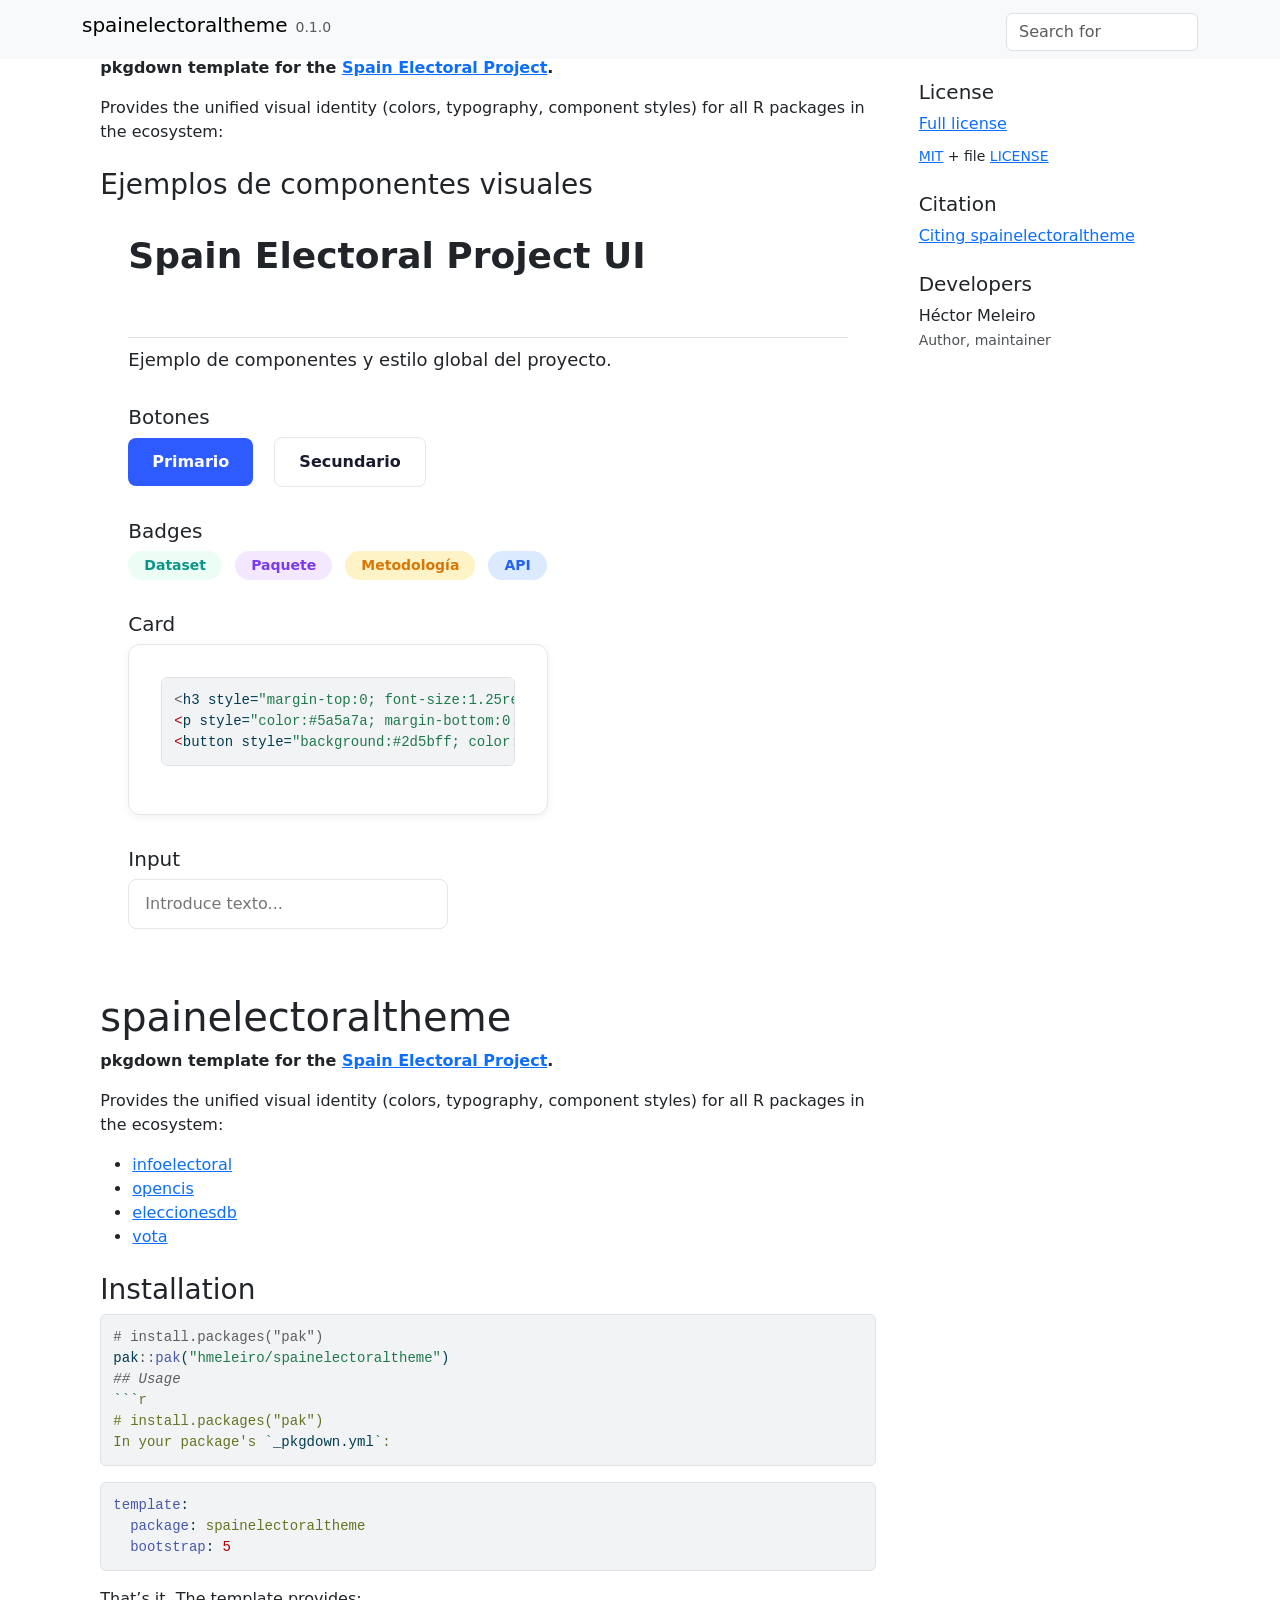
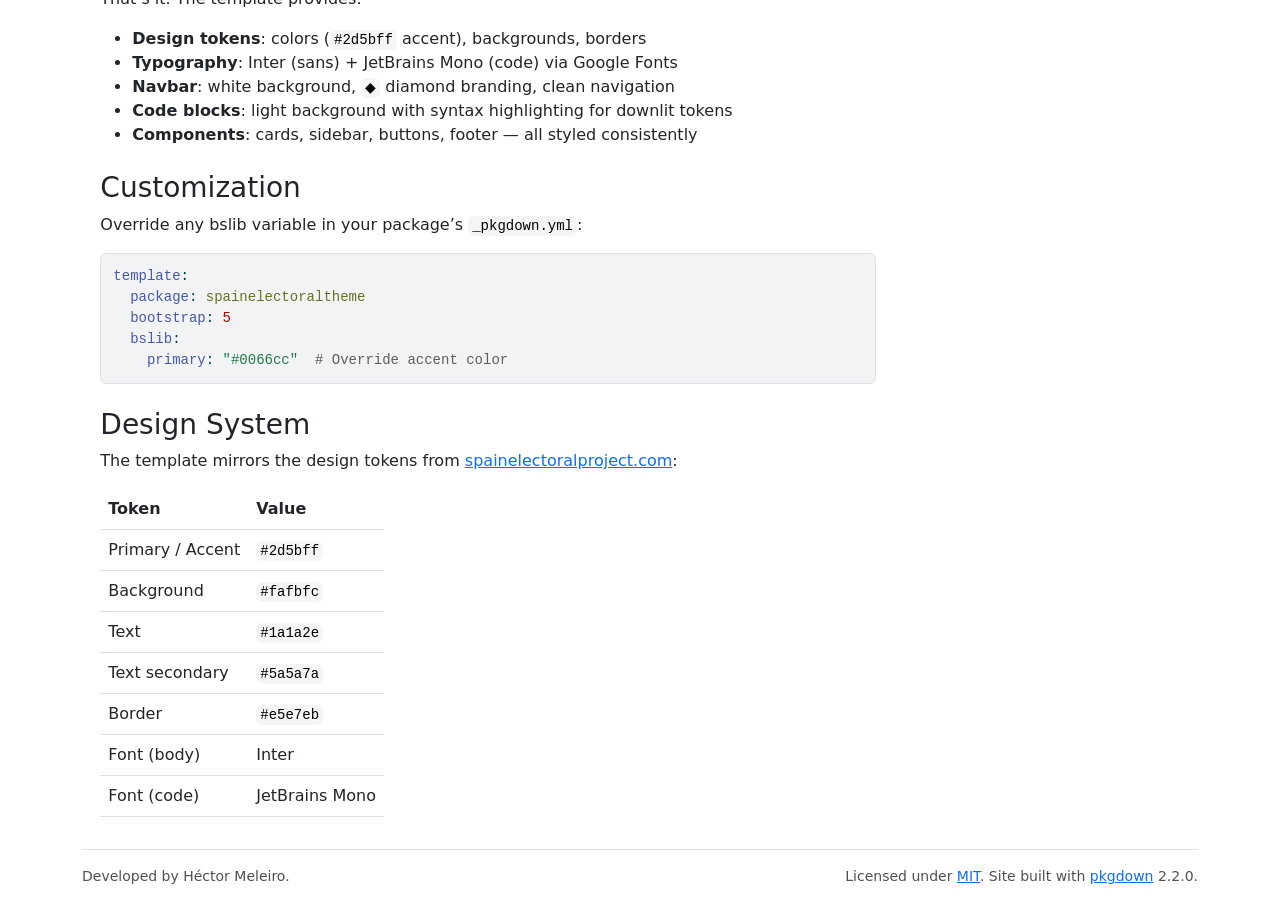
<file: docs/index.html>
<!DOCTYPE html>
<!-- Generated by pkgdown: do not edit by hand --><html lang="en">
<head>
<meta http-equiv="Content-Type" content="text/html; charset=UTF-8">
<meta charset="utf-8">
<meta http-equiv="X-UA-Compatible" content="IE=edge">
<meta name="viewport" content="width=device-width, initial-scale=1, shrink-to-fit=no">
<title>pkgdown Template for Spain Electoral Project • spainelectoraltheme</title>
<script src="deps/jquery-3.6.0/jquery-3.6.0.min.js"></script><meta name="viewport" content="width=device-width, initial-scale=1, shrink-to-fit=no">
<link href="deps/bootstrap-5.3.1/bootstrap.min.css" rel="stylesheet">
<script src="deps/bootstrap-5.3.1/bootstrap.bundle.min.js"></script><link href="deps/font-awesome-6.5.2/css/all.min.css" rel="stylesheet">
<link href="deps/font-awesome-6.5.2/css/v4-shims.min.css" rel="stylesheet">
<script src="deps/headroom-0.11.0/headroom.min.js"></script><script src="deps/headroom-0.11.0/jQuery.headroom.min.js"></script><script src="deps/bootstrap-toc-1.0.1/bootstrap-toc.min.js"></script><script src="deps/clipboard.js-2.0.11/clipboard.min.js"></script><script src="deps/search-1.0.0/autocomplete.jquery.min.js"></script><script src="deps/search-1.0.0/fuse.min.js"></script><script src="deps/search-1.0.0/mark.min.js"></script><!-- pkgdown --><script src="pkgdown.js"></script><meta property="og:title" content="pkgdown Template for Spain Electoral Project">
<meta name="description" content="A pkgdown template package that provides the unified visual identity for all R packages in the Spain Electoral Project ecosystem. Includes design tokens, typography (Inter + JetBrains Mono), and component styles matching spainelectoralproject.com.">
<meta property="og:description" content="A pkgdown template package that provides the unified visual identity for all R packages in the Spain Electoral Project ecosystem. Includes design tokens, typography (Inter + JetBrains Mono), and component styles matching spainelectoralproject.com.">
<link rel="preconnect" href="https://fonts.googleapis.com">
<link rel="preconnect" href="https://fonts.gstatic.com" crossorigin>
<link href="https://fonts.googleapis.com/css2?family=Inter:wght@400;500;600;700;800&amp;family=JetBrains+Mono:wght@400;500&amp;display=swap" rel="stylesheet">
</head>
<body>
    <a href="#main" class="visually-hidden-focusable">Skip to contents</a>


    <nav class="navbar navbar-expand-lg fixed-top bg-light" data-bs-theme="light" aria-label="Site navigation"><div class="container">

    <a class="navbar-brand me-2" href="index.html">spainelectoraltheme</a>

    <small class="nav-text text-muted me-auto" data-bs-toggle="tooltip" data-bs-placement="bottom" title="">0.1.0</small>


    <button class="navbar-toggler" type="button" data-bs-toggle="collapse" data-bs-target="#navbar" aria-controls="navbar" aria-expanded="false" aria-label="Toggle navigation">
      <span class="navbar-toggler-icon"></span>
    </button>

    <div id="navbar" class="collapse navbar-collapse ms-3">
      <ul class="navbar-nav me-auto"></ul>
<ul class="navbar-nav">
<li class="nav-item"><form class="form-inline" role="search">
 <input class="form-control" type="search" name="search-input" id="search-input" autocomplete="off" aria-label="Search site" placeholder="Search for" data-search-index="search.json">
</form></li>
      </ul>
</div>


  </div>
</nav><div class="container template-home">
<div class="row">
  <main id="main" class="col-md-9"><p><strong>pkgdown template for the <a href="https://spainelectoralproject.com/" class="external-link">Spain Electoral Project</a>.</strong></p>
<p>Provides the unified visual identity (colors, typography, component styles) for all R packages in the ecosystem:</p>
<div class="section level2">
<h2 id="ejemplos-de-componentes-visuales">Ejemplos de componentes visuales<a class="anchor" aria-label="anchor" href="#ejemplos-de-componentes-visuales"></a>
</h2>
<div style="max-width: 720px; margin: 2rem auto;">
<div class="page-header"><h1 style="font-size:2.25rem; font-weight:700; margin-bottom:0.5rem;">
Spain Electoral Project UI
</h1></div>
<p style="color:var(--color-text-secondary); font-size:1.125rem; margin-bottom:2rem;">
Ejemplo de componentes y estilo global del proyecto.
</p>
<!-- Botones -->
<h2 style="font-size:1.25rem; margin-top:2rem;">
Botones
</h2>
<p><button style="background:#2d5bff; color:#fff; border:none; border-radius:0.5rem; padding:0.75rem 1.5rem; font-size:1rem; font-family:var(--font-sans); font-weight:600; margin-right:1rem; box-shadow:var(--shadow-sm); transition:background 150ms;">Primario</button> <button style="background:#fff; color:#1a1a2e; border:1px solid #e5e7eb; border-radius:0.5rem; padding:0.75rem 1.5rem; font-size:1rem; font-family:var(--font-sans); font-weight:600;">Secundario</button></p>
<!-- Badges -->
<h2 style="font-size:1.25rem; margin-top:2rem;">
Badges
</h2>
<p><span style="display:inline-block; background:#ecfdf5; color:#0d9488; border-radius:9999px; padding:0.25rem 1rem; font-size:0.875rem; font-weight:600; margin-right:0.5rem;">Dataset</span> <span style="display:inline-block; background:#f3e8ff; color:#7c3aed; border-radius:9999px; padding:0.25rem 1rem; font-size:0.875rem; font-weight:600; margin-right:0.5rem;">Paquete</span> <span style="display:inline-block; background:#fef3c7; color:#d97706; border-radius:9999px; padding:0.25rem 1rem; font-size:0.875rem; font-weight:600; margin-right:0.5rem;">Metodología</span> <span style="display:inline-block; background:#dbeafe; color:#2563eb; border-radius:9999px; padding:0.25rem 1rem; font-size:0.875rem; font-weight:600;">API</span></p>
<!-- Card ejemplo -->
<h2 style="font-size:1.25rem; margin-top:2rem;">
Card
</h2>
<div style="background:#fff; border:1px solid #e5e7eb; border-radius:0.75rem; box-shadow:0 2px 8px rgba(0,0,0,0.06); padding:2rem; margin-bottom:2rem; max-width:420px;">
<div class="sourceCode" id="cb1"><pre class="sourceCode R"><code class="sourceCode r"><span id="cb1-1"><a href="#cb1-1" tabindex="-1"></a><span class="sc">&lt;</span>h3 style<span class="ot">=</span><span class="st">"margin-top:0; font-size:1.25rem;"</span><span class="sc">&gt;</span>Título de Card<span class="sc">&lt;</span><span class="er">/</span>h3<span class="sc">&gt;</span></span>
<span id="cb1-2"><a href="#cb1-2" tabindex="-1"></a><span class="er">&lt;</span>p style<span class="ot">=</span><span class="st">"color:#5a5a7a; margin-bottom:0.5rem;"</span><span class="sc">&gt;</span>Descripción breve de la card, siguiendo el estilo minimalista y profesional.<span class="sc">&lt;</span><span class="er">/</span>p<span class="sc">&gt;</span></span>
<span id="cb1-3"><a href="#cb1-3" tabindex="-1"></a><span class="er">&lt;</span>button style<span class="ot">=</span><span class="st">"background:#2d5bff; color:#fff; border:none; border-radius:0.5rem; padding:0.5rem 1.25rem; font-size:1rem; font-family:var(--font-sans); font-weight:600;"</span><span class="sc">&gt;</span>Acción<span class="sc">&lt;</span><span class="er">/</span>button<span class="sc">&gt;</span></span></code></pre></div>
</div>
<!-- Input ejemplo -->
<h2 style="font-size:1.25rem; margin-top:2rem;">
Input
</h2>
<p><input type="text" placeholder="Introduce texto..." style="width:100%; max-width:320px; padding:0.75rem 1rem; border:1px solid #e5e7eb; border-radius:0.5rem; font-size:1rem; font-family:var(--font-sans); background:#fff; color:#1a1a2e; margin-bottom:2rem;"></p>
</div>
</div>
<div class="section level1">
<h1 id="spainelectoraltheme">spainelectoraltheme<a class="anchor" aria-label="anchor" href="#spainelectoraltheme"></a>
</h1>
<p><strong>pkgdown template for the <a href="https://spainelectoralproject.com/" class="external-link">Spain Electoral Project</a>.</strong></p>
<p>Provides the unified visual identity (colors, typography, component styles) for all R packages in the ecosystem:</p>
<ul>
<li><a href="https://github.com/rOpenSpain/infoelectoral" class="external-link">infoelectoral</a></li>
<li><a href="https://github.com/hmeleiro/opencis" class="external-link">opencis</a></li>
<li><a href="https://github.com/hmeleiro/eleccionesdb-r" class="external-link">eleccionesdb</a></li>
<li><a href="https://github.com/hmeleiro/vota" class="external-link">vota</a></li>
</ul>
<div class="section level2">
<h2 id="installation">Installation<a class="anchor" aria-label="anchor" href="#installation"></a>
</h2>
<div class="sourceCode" id="cb2"><pre class="sourceCode r"><code class="sourceCode r"><span id="cb2-1"><a href="#cb2-1" tabindex="-1"></a><span class="co"># install.packages("pak")</span></span>
<span id="cb2-2"><a href="#cb2-2" tabindex="-1"></a>pak<span class="sc">::</span><span class="fu">pak</span>(<span class="st">"hmeleiro/spainelectoraltheme"</span>)</span>
<span id="cb2-3"><a href="#cb2-3" tabindex="-1"></a><span class="do">## Usage</span></span>
<span id="cb2-4"><a href="#cb2-4" tabindex="-1"></a><span class="st">```</span><span class="at">r</span></span>
<span id="cb2-5"><a href="#cb2-5" tabindex="-1"></a><span class="at"># install.packages("pak")</span></span>
<span id="cb2-6"><a href="#cb2-6" tabindex="-1"></a><span class="at">In your package's </span><span class="st">`</span>_pkgdown.yml<span class="st">`</span><span class="at">:</span></span></code></pre></div>
<div class="sourceCode" id="cb3"><pre class="sourceCode yaml"><code class="sourceCode yaml"><span id="cb3-1"><a href="#cb3-1" tabindex="-1"></a><span class="fu">template</span><span class="kw">:</span></span>
<span id="cb3-2"><a href="#cb3-2" tabindex="-1"></a><span class="at">  </span><span class="fu">package</span><span class="kw">:</span><span class="at"> spainelectoraltheme</span></span>
<span id="cb3-3"><a href="#cb3-3" tabindex="-1"></a><span class="at">  </span><span class="fu">bootstrap</span><span class="kw">:</span><span class="at"> </span><span class="dv">5</span></span></code></pre></div>
<p>That’s it. The template provides:</p>
<ul>
<li>
<strong>Design tokens</strong>: colors (<code>#2d5bff</code> accent), backgrounds, borders</li>
<li>
<strong>Typography</strong>: Inter (sans) + JetBrains Mono (code) via Google Fonts</li>
<li>
<strong>Navbar</strong>: white background, <code>◆</code> diamond branding, clean navigation</li>
<li>
<strong>Code blocks</strong>: light background with syntax highlighting for downlit tokens</li>
<li>
<strong>Components</strong>: cards, sidebar, buttons, footer — all styled consistently</li>
</ul>
</div>
<div class="section level2">
<h2 id="customization">Customization<a class="anchor" aria-label="anchor" href="#customization"></a>
</h2>
<p>Override any bslib variable in your package’s <code>_pkgdown.yml</code>:</p>
<div class="sourceCode" id="cb4"><pre class="sourceCode yaml"><code class="sourceCode yaml"><span id="cb4-1"><a href="#cb4-1" tabindex="-1"></a><span class="fu">template</span><span class="kw">:</span></span>
<span id="cb4-2"><a href="#cb4-2" tabindex="-1"></a><span class="at">  </span><span class="fu">package</span><span class="kw">:</span><span class="at"> spainelectoraltheme</span></span>
<span id="cb4-3"><a href="#cb4-3" tabindex="-1"></a><span class="at">  </span><span class="fu">bootstrap</span><span class="kw">:</span><span class="at"> </span><span class="dv">5</span></span>
<span id="cb4-4"><a href="#cb4-4" tabindex="-1"></a><span class="at">  </span><span class="fu">bslib</span><span class="kw">:</span></span>
<span id="cb4-5"><a href="#cb4-5" tabindex="-1"></a><span class="at">    </span><span class="fu">primary</span><span class="kw">:</span><span class="at"> </span><span class="st">"#0066cc"</span><span class="co">  # Override accent color</span></span></code></pre></div>
</div>
<div class="section level2">
<h2 id="design-system">Design System<a class="anchor" aria-label="anchor" href="#design-system"></a>
</h2>
<p>The template mirrors the design tokens from <a href="https://spainelectoralproject.com/" class="external-link">spainelectoralproject.com</a>:</p>
<table class="table">
<thead><tr>
<th>Token</th>
<th>Value</th>
</tr></thead>
<tbody>
<tr>
<td>Primary / Accent</td>
<td><code>#2d5bff</code></td>
</tr>
<tr>
<td>Background</td>
<td><code>#fafbfc</code></td>
</tr>
<tr>
<td>Text</td>
<td><code>#1a1a2e</code></td>
</tr>
<tr>
<td>Text secondary</td>
<td><code>#5a5a7a</code></td>
</tr>
<tr>
<td>Border</td>
<td><code>#e5e7eb</code></td>
</tr>
<tr>
<td>Font (body)</td>
<td>Inter</td>
</tr>
<tr>
<td>Font (code)</td>
<td>JetBrains Mono</td>
</tr>
</tbody>
</table>
</div>
</div>

  </main><aside class="col-md-3"><div class="license">
<h2 data-toc-skip>License</h2>
<ul class="list-unstyled">
<li><a href="LICENSE.html">Full license</a></li>
<li><small><a href="https://opensource.org/licenses/mit-license.php" class="external-link">MIT</a> + file <a href="LICENSE-text.html">LICENSE</a></small></li>
</ul>
</div>


<div class="citation">
<h2 data-toc-skip>Citation</h2>
<ul class="list-unstyled">
<li><a href="authors.html#citation">Citing spainelectoraltheme</a></li>
</ul>
</div>

<div class="developers">
<h2 data-toc-skip>Developers</h2>
<ul class="list-unstyled">
<li>Héctor Meleiro <br><small class="roles"> Author, maintainer </small>   </li>
</ul>
</div>



  </aside>
</div>


    <footer><div class="pkgdown-footer-left">
  <p>Developed by Héctor Meleiro.</p>
</div>

<div class="pkgdown-footer-right">
  <p>Licensed under <a href="https://opensource.org/licenses/MIT" target="_blank" rel="noopener" class="external-link">MIT</a>. Site built with <a href="https://pkgdown.r-lib.org/" class="external-link">pkgdown</a> 2.2.0.</p>
</div>

    </footer>
</div>





  </body>
</html>
</file>
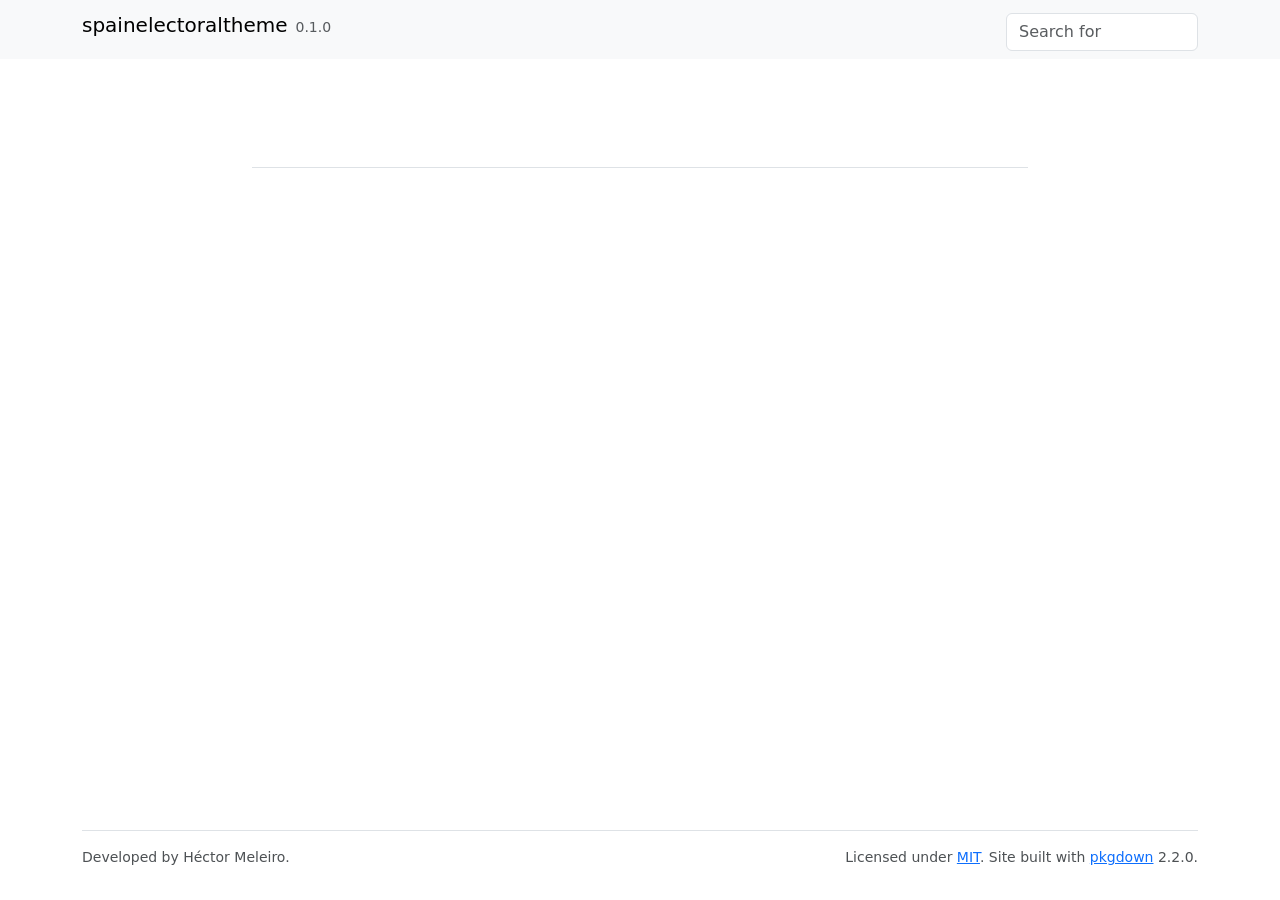
<file: docs/reference/index.html>
<!DOCTYPE html>
<!-- Generated by pkgdown: do not edit by hand --><html lang="en"><head><meta http-equiv="Content-Type" content="text/html; charset=UTF-8"><meta charset="utf-8"><meta http-equiv="X-UA-Compatible" content="IE=edge"><meta name="viewport" content="width=device-width, initial-scale=1, shrink-to-fit=no"><title> • spainelectoraltheme</title><script src="../deps/jquery-3.6.0/jquery-3.6.0.min.js"></script><meta name="viewport" content="width=device-width, initial-scale=1, shrink-to-fit=no"><link href="../deps/bootstrap-5.3.1/bootstrap.min.css" rel="stylesheet"><script src="../deps/bootstrap-5.3.1/bootstrap.bundle.min.js"></script><link href="../deps/font-awesome-6.5.2/css/all.min.css" rel="stylesheet"><link href="../deps/font-awesome-6.5.2/css/v4-shims.min.css" rel="stylesheet"><script src="../deps/headroom-0.11.0/headroom.min.js"></script><script src="../deps/headroom-0.11.0/jQuery.headroom.min.js"></script><script src="../deps/bootstrap-toc-1.0.1/bootstrap-toc.min.js"></script><script src="../deps/clipboard.js-2.0.11/clipboard.min.js"></script><script src="../deps/search-1.0.0/autocomplete.jquery.min.js"></script><script src="../deps/search-1.0.0/fuse.min.js"></script><script src="../deps/search-1.0.0/mark.min.js"></script><!-- pkgdown --><script src="../pkgdown.js"></script><meta property="og:title" content=""><link rel="preconnect" href="https://fonts.googleapis.com"><link rel="preconnect" href="https://fonts.gstatic.com" crossorigin><link href="https://fonts.googleapis.com/css2?family=Inter:wght@400;500;600;700;800&amp;family=JetBrains+Mono:wght@400;500&amp;display=swap" rel="stylesheet"></head><body>
    <a href="#main" class="visually-hidden-focusable">Skip to contents</a>


    <nav class="navbar navbar-expand-lg fixed-top bg-light" data-bs-theme="light" aria-label="Site navigation"><div class="container">

    <a class="navbar-brand me-2" href="../index.html">spainelectoraltheme</a>

    <small class="nav-text text-muted me-auto" data-bs-toggle="tooltip" data-bs-placement="bottom" title="">0.1.0</small>


    <button class="navbar-toggler" type="button" data-bs-toggle="collapse" data-bs-target="#navbar" aria-controls="navbar" aria-expanded="false" aria-label="Toggle navigation">
      <span class="navbar-toggler-icon"></span>
    </button>

    <div id="navbar" class="collapse navbar-collapse ms-3">
      <ul class="navbar-nav me-auto"></ul><ul class="navbar-nav"><li class="nav-item"><form class="form-inline" role="search">
 <input class="form-control" type="search" name="search-input" id="search-input" autocomplete="off" aria-label="Search site" placeholder="Search for" data-search-index="../search.json"></form></li>
      </ul></div>


  </div>
</nav><div class="container template-reference-index">
<div class="row">
  <main id="main" class="col-md-9"><div class="page-header">

      <h1></h1>
    </div>


  </main></div>


    <footer><div class="pkgdown-footer-left">
  <p>Developed by Héctor Meleiro.</p>
</div>

<div class="pkgdown-footer-right">
  <p>Licensed under <a href="https://opensource.org/licenses/MIT" target="_blank" rel="noopener" class="external-link">MIT</a>. Site built with <a href="https://pkgdown.r-lib.org/" class="external-link">pkgdown</a> 2.2.0.</p>
</div>

    </footer></div>





  </body></html>
</file>
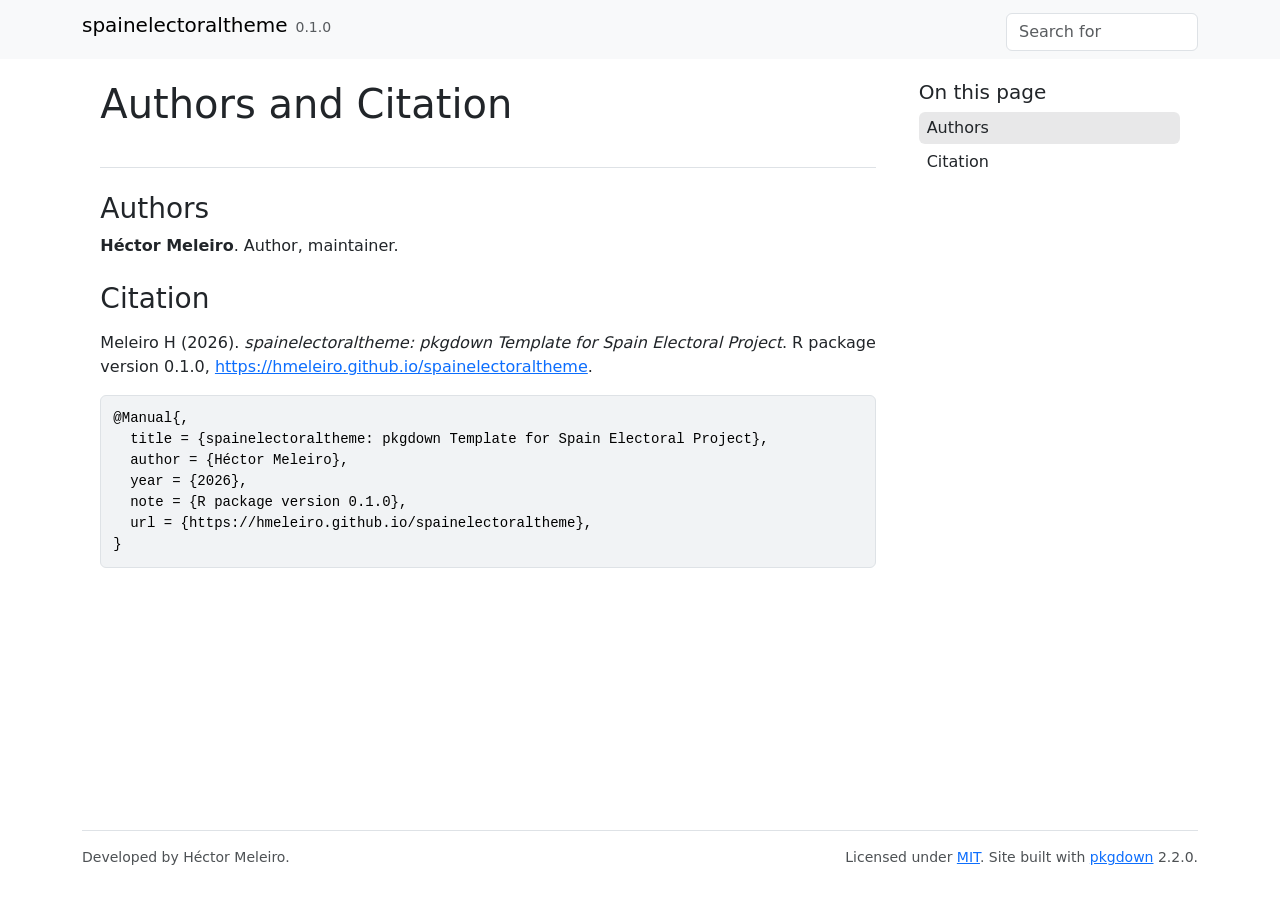
<file: docs/authors.html>
<!DOCTYPE html>
<!-- Generated by pkgdown: do not edit by hand --><html lang="en"><head><meta http-equiv="Content-Type" content="text/html; charset=UTF-8"><meta charset="utf-8"><meta http-equiv="X-UA-Compatible" content="IE=edge"><meta name="viewport" content="width=device-width, initial-scale=1, shrink-to-fit=no"><title>Authors and Citation • spainelectoraltheme</title><script src="deps/jquery-3.6.0/jquery-3.6.0.min.js"></script><meta name="viewport" content="width=device-width, initial-scale=1, shrink-to-fit=no"><link href="deps/bootstrap-5.3.1/bootstrap.min.css" rel="stylesheet"><script src="deps/bootstrap-5.3.1/bootstrap.bundle.min.js"></script><link href="deps/font-awesome-6.5.2/css/all.min.css" rel="stylesheet"><link href="deps/font-awesome-6.5.2/css/v4-shims.min.css" rel="stylesheet"><script src="deps/headroom-0.11.0/headroom.min.js"></script><script src="deps/headroom-0.11.0/jQuery.headroom.min.js"></script><script src="deps/bootstrap-toc-1.0.1/bootstrap-toc.min.js"></script><script src="deps/clipboard.js-2.0.11/clipboard.min.js"></script><script src="deps/search-1.0.0/autocomplete.jquery.min.js"></script><script src="deps/search-1.0.0/fuse.min.js"></script><script src="deps/search-1.0.0/mark.min.js"></script><!-- pkgdown --><script src="pkgdown.js"></script><meta property="og:title" content="Authors and Citation"><link rel="preconnect" href="https://fonts.googleapis.com"><link rel="preconnect" href="https://fonts.gstatic.com" crossorigin><link href="https://fonts.googleapis.com/css2?family=Inter:wght@400;500;600;700;800&amp;family=JetBrains+Mono:wght@400;500&amp;display=swap" rel="stylesheet"></head><body>
    <a href="#main" class="visually-hidden-focusable">Skip to contents</a>


    <nav class="navbar navbar-expand-lg fixed-top bg-light" data-bs-theme="light" aria-label="Site navigation"><div class="container">

    <a class="navbar-brand me-2" href="index.html">spainelectoraltheme</a>

    <small class="nav-text text-muted me-auto" data-bs-toggle="tooltip" data-bs-placement="bottom" title="">0.1.0</small>


    <button class="navbar-toggler" type="button" data-bs-toggle="collapse" data-bs-target="#navbar" aria-controls="navbar" aria-expanded="false" aria-label="Toggle navigation">
      <span class="navbar-toggler-icon"></span>
    </button>

    <div id="navbar" class="collapse navbar-collapse ms-3">
      <ul class="navbar-nav me-auto"></ul><ul class="navbar-nav"><li class="nav-item"><form class="form-inline" role="search">
 <input class="form-control" type="search" name="search-input" id="search-input" autocomplete="off" aria-label="Search site" placeholder="Search for" data-search-index="search.json"></form></li>
      </ul></div>


  </div>
</nav><div class="container template-citation-authors">
<div class="row">
  <main id="main" class="col-md-9"><div class="page-header">

      <h1>Authors and Citation</h1>
    </div>

    <div class="section level2">
      <h2>Authors</h2>

      <ul class="list-unstyled"><li>
          <p><strong>Héctor Meleiro</strong>. Author, maintainer.
          </p>
        </li>
      </ul></div>

    <div class="section level2">
      <h2 id="citation">Citation</h2>
      <p></p>

      <p>Meleiro H (2026).
<em>spainelectoraltheme: pkgdown Template for Spain Electoral Project</em>.
R package version 0.1.0, <a href="https://hmeleiro.github.io/spainelectoraltheme">https://hmeleiro.github.io/spainelectoraltheme</a>.
</p>
      <pre>@Manual{,
  title = {spainelectoraltheme: pkgdown Template for Spain Electoral Project},
  author = {Héctor Meleiro},
  year = {2026},
  note = {R package version 0.1.0},
  url = {https://hmeleiro.github.io/spainelectoraltheme},
}</pre>
    </div>

  </main><aside class="col-md-3"><nav id="toc" aria-label="Table of contents"><h2>On this page</h2>
    </nav></aside></div>


    <footer><div class="pkgdown-footer-left">
  <p>Developed by Héctor Meleiro.</p>
</div>

<div class="pkgdown-footer-right">
  <p>Licensed under <a href="https://opensource.org/licenses/MIT" target="_blank" rel="noopener" class="external-link">MIT</a>. Site built with <a href="https://pkgdown.r-lib.org/" class="external-link">pkgdown</a> 2.2.0.</p>
</div>

    </footer></div>





  </body></html>
</file>
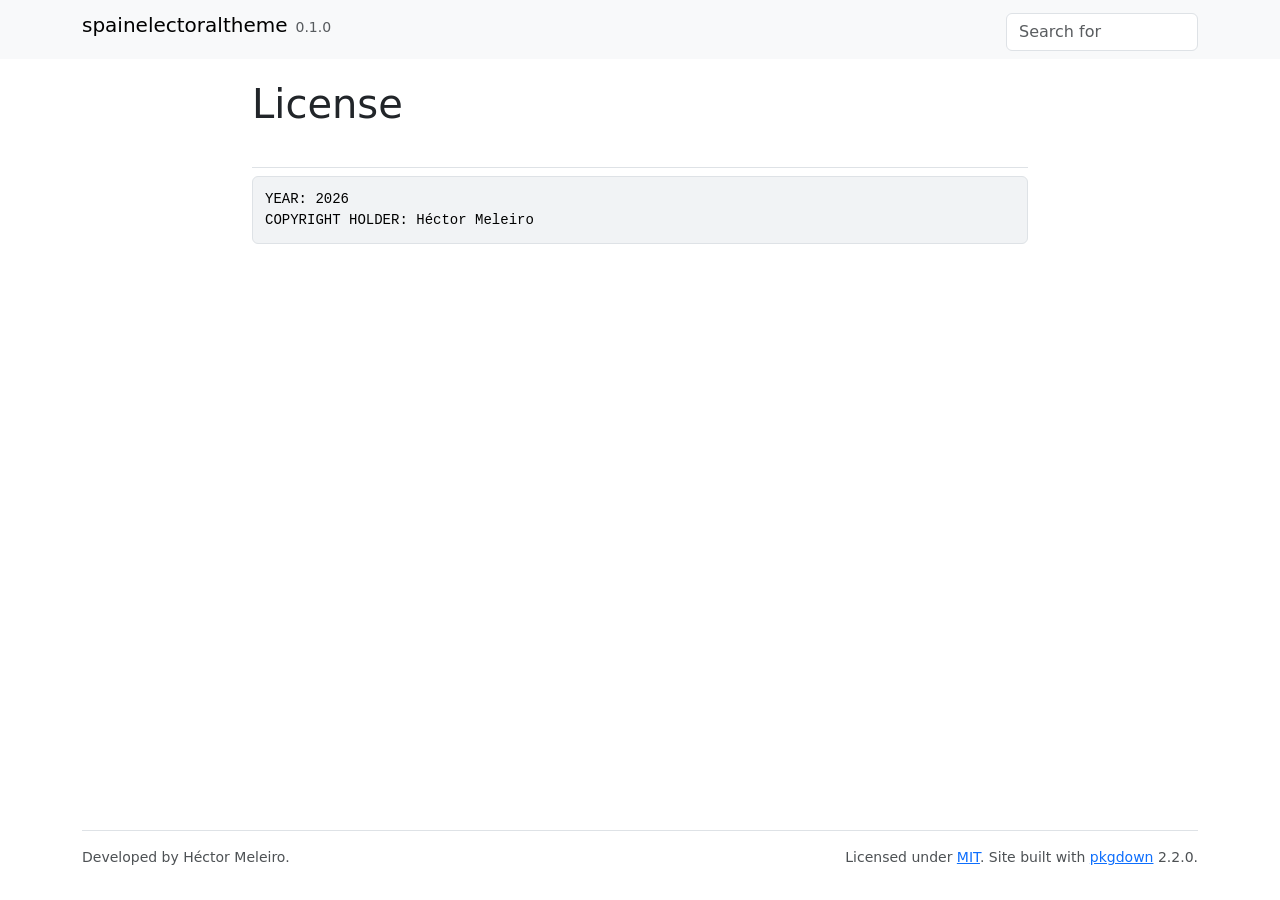
<file: docs/LICENSE-text.html>
<!DOCTYPE html>
<!-- Generated by pkgdown: do not edit by hand --><html lang="en"><head><meta http-equiv="Content-Type" content="text/html; charset=UTF-8"><meta charset="utf-8"><meta http-equiv="X-UA-Compatible" content="IE=edge"><meta name="viewport" content="width=device-width, initial-scale=1, shrink-to-fit=no"><title>License • spainelectoraltheme</title><script src="deps/jquery-3.6.0/jquery-3.6.0.min.js"></script><meta name="viewport" content="width=device-width, initial-scale=1, shrink-to-fit=no"><link href="deps/bootstrap-5.3.1/bootstrap.min.css" rel="stylesheet"><script src="deps/bootstrap-5.3.1/bootstrap.bundle.min.js"></script><link href="deps/font-awesome-6.5.2/css/all.min.css" rel="stylesheet"><link href="deps/font-awesome-6.5.2/css/v4-shims.min.css" rel="stylesheet"><script src="deps/headroom-0.11.0/headroom.min.js"></script><script src="deps/headroom-0.11.0/jQuery.headroom.min.js"></script><script src="deps/bootstrap-toc-1.0.1/bootstrap-toc.min.js"></script><script src="deps/clipboard.js-2.0.11/clipboard.min.js"></script><script src="deps/search-1.0.0/autocomplete.jquery.min.js"></script><script src="deps/search-1.0.0/fuse.min.js"></script><script src="deps/search-1.0.0/mark.min.js"></script><!-- pkgdown --><script src="pkgdown.js"></script><meta property="og:title" content="License"><link rel="preconnect" href="https://fonts.googleapis.com"><link rel="preconnect" href="https://fonts.gstatic.com" crossorigin><link href="https://fonts.googleapis.com/css2?family=Inter:wght@400;500;600;700;800&amp;family=JetBrains+Mono:wght@400;500&amp;display=swap" rel="stylesheet"></head><body>
    <a href="#main" class="visually-hidden-focusable">Skip to contents</a>


    <nav class="navbar navbar-expand-lg fixed-top bg-light" data-bs-theme="light" aria-label="Site navigation"><div class="container">

    <a class="navbar-brand me-2" href="index.html">spainelectoraltheme</a>

    <small class="nav-text text-muted me-auto" data-bs-toggle="tooltip" data-bs-placement="bottom" title="">0.1.0</small>


    <button class="navbar-toggler" type="button" data-bs-toggle="collapse" data-bs-target="#navbar" aria-controls="navbar" aria-expanded="false" aria-label="Toggle navigation">
      <span class="navbar-toggler-icon"></span>
    </button>

    <div id="navbar" class="collapse navbar-collapse ms-3">
      <ul class="navbar-nav me-auto"></ul><ul class="navbar-nav"><li class="nav-item"><form class="form-inline" role="search">
 <input class="form-control" type="search" name="search-input" id="search-input" autocomplete="off" aria-label="Search site" placeholder="Search for" data-search-index="search.json"></form></li>
      </ul></div>


  </div>
</nav><div class="container template-title-body">
<div class="row">
  <main id="main" class="col-md-9"><div class="page-header">

      <h1>License</h1>

    </div>

<pre>YEAR: 2026
COPYRIGHT HOLDER: Héctor Meleiro
</pre>

  </main></div>


    <footer><div class="pkgdown-footer-left">
  <p>Developed by Héctor Meleiro.</p>
</div>

<div class="pkgdown-footer-right">
  <p>Licensed under <a href="https://opensource.org/licenses/MIT" target="_blank" rel="noopener" class="external-link">MIT</a>. Site built with <a href="https://pkgdown.r-lib.org/" class="external-link">pkgdown</a> 2.2.0.</p>
</div>

    </footer></div>





  </body></html>
</file>
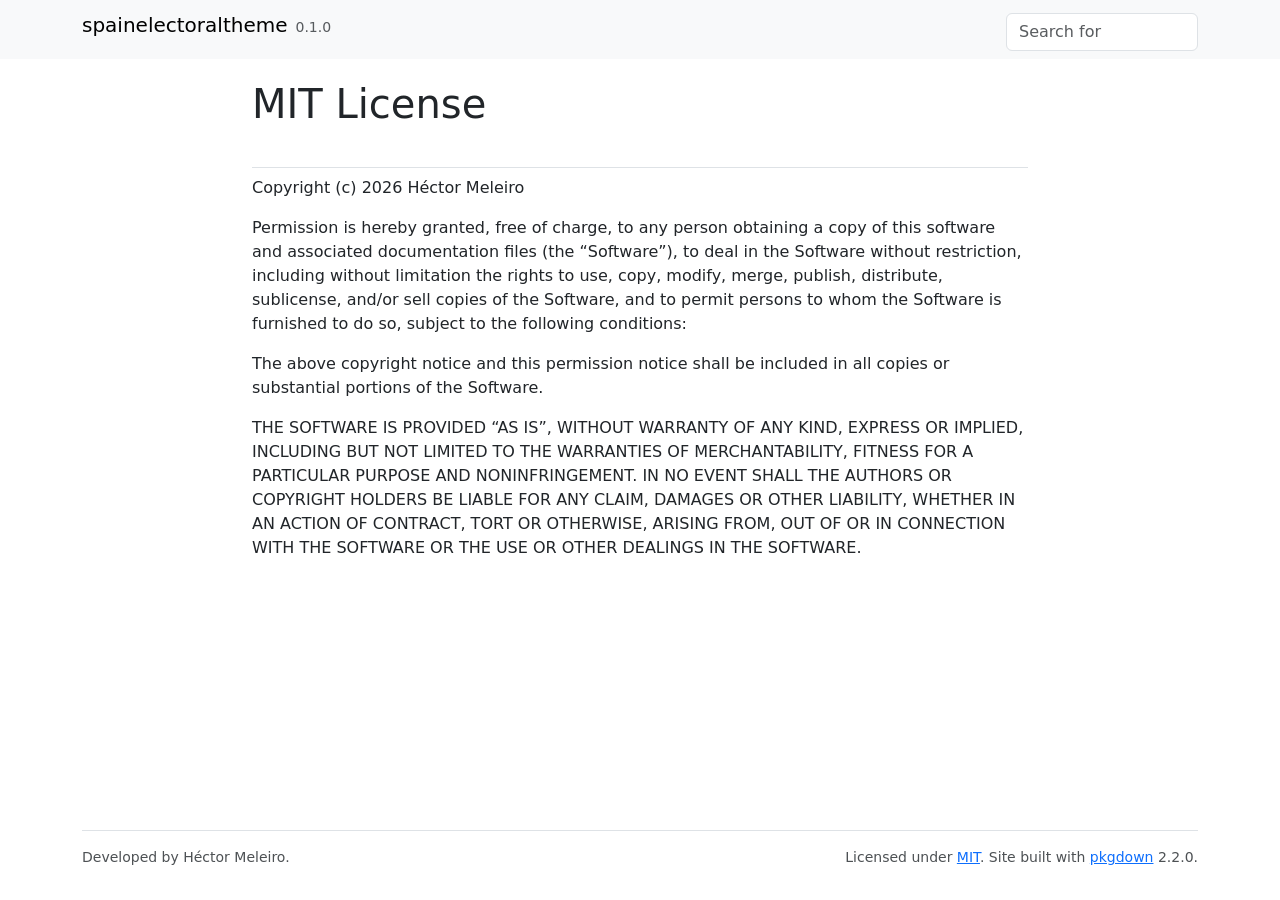
<file: docs/LICENSE.html>
<!DOCTYPE html>
<!-- Generated by pkgdown: do not edit by hand --><html lang="en"><head><meta http-equiv="Content-Type" content="text/html; charset=UTF-8"><meta charset="utf-8"><meta http-equiv="X-UA-Compatible" content="IE=edge"><meta name="viewport" content="width=device-width, initial-scale=1, shrink-to-fit=no"><title>MIT License • spainelectoraltheme</title><script src="deps/jquery-3.6.0/jquery-3.6.0.min.js"></script><meta name="viewport" content="width=device-width, initial-scale=1, shrink-to-fit=no"><link href="deps/bootstrap-5.3.1/bootstrap.min.css" rel="stylesheet"><script src="deps/bootstrap-5.3.1/bootstrap.bundle.min.js"></script><link href="deps/font-awesome-6.5.2/css/all.min.css" rel="stylesheet"><link href="deps/font-awesome-6.5.2/css/v4-shims.min.css" rel="stylesheet"><script src="deps/headroom-0.11.0/headroom.min.js"></script><script src="deps/headroom-0.11.0/jQuery.headroom.min.js"></script><script src="deps/bootstrap-toc-1.0.1/bootstrap-toc.min.js"></script><script src="deps/clipboard.js-2.0.11/clipboard.min.js"></script><script src="deps/search-1.0.0/autocomplete.jquery.min.js"></script><script src="deps/search-1.0.0/fuse.min.js"></script><script src="deps/search-1.0.0/mark.min.js"></script><!-- pkgdown --><script src="pkgdown.js"></script><meta property="og:title" content="MIT License"><link rel="preconnect" href="https://fonts.googleapis.com"><link rel="preconnect" href="https://fonts.gstatic.com" crossorigin><link href="https://fonts.googleapis.com/css2?family=Inter:wght@400;500;600;700;800&amp;family=JetBrains+Mono:wght@400;500&amp;display=swap" rel="stylesheet"></head><body>
    <a href="#main" class="visually-hidden-focusable">Skip to contents</a>


    <nav class="navbar navbar-expand-lg fixed-top bg-light" data-bs-theme="light" aria-label="Site navigation"><div class="container">

    <a class="navbar-brand me-2" href="index.html">spainelectoraltheme</a>

    <small class="nav-text text-muted me-auto" data-bs-toggle="tooltip" data-bs-placement="bottom" title="">0.1.0</small>


    <button class="navbar-toggler" type="button" data-bs-toggle="collapse" data-bs-target="#navbar" aria-controls="navbar" aria-expanded="false" aria-label="Toggle navigation">
      <span class="navbar-toggler-icon"></span>
    </button>

    <div id="navbar" class="collapse navbar-collapse ms-3">
      <ul class="navbar-nav me-auto"></ul><ul class="navbar-nav"><li class="nav-item"><form class="form-inline" role="search">
 <input class="form-control" type="search" name="search-input" id="search-input" autocomplete="off" aria-label="Search site" placeholder="Search for" data-search-index="search.json"></form></li>
      </ul></div>


  </div>
</nav><div class="container template-title-body">
<div class="row">
  <main id="main" class="col-md-9"><div class="page-header">

      <h1>MIT License</h1>

    </div>

<div id="mit-license" class="section level1">

<p>Copyright (c) 2026 Héctor Meleiro</p>
<p>Permission is hereby granted, free of charge, to any person obtaining a copy of this software and associated documentation files (the “Software”), to deal in the Software without restriction, including without limitation the rights to use, copy, modify, merge, publish, distribute, sublicense, and/or sell copies of the Software, and to permit persons to whom the Software is furnished to do so, subject to the following conditions:</p>
<p>The above copyright notice and this permission notice shall be included in all copies or substantial portions of the Software.</p>
<p>THE SOFTWARE IS PROVIDED “AS IS”, WITHOUT WARRANTY OF ANY KIND, EXPRESS OR IMPLIED, INCLUDING BUT NOT LIMITED TO THE WARRANTIES OF MERCHANTABILITY, FITNESS FOR A PARTICULAR PURPOSE AND NONINFRINGEMENT. IN NO EVENT SHALL THE AUTHORS OR COPYRIGHT HOLDERS BE LIABLE FOR ANY CLAIM, DAMAGES OR OTHER LIABILITY, WHETHER IN AN ACTION OF CONTRACT, TORT OR OTHERWISE, ARISING FROM, OUT OF OR IN CONNECTION WITH THE SOFTWARE OR THE USE OR OTHER DEALINGS IN THE SOFTWARE.</p>
</div>

  </main></div>


    <footer><div class="pkgdown-footer-left">
  <p>Developed by Héctor Meleiro.</p>
</div>

<div class="pkgdown-footer-right">
  <p>Licensed under <a href="https://opensource.org/licenses/MIT" target="_blank" rel="noopener" class="external-link">MIT</a>. Site built with <a href="https://pkgdown.r-lib.org/" class="external-link">pkgdown</a> 2.2.0.</p>
</div>

    </footer></div>





  </body></html>
</file>
<file: docs/deps/font-awesome-6.5.2/css/v4-shims.min.css>
/*!
 * Font Awesome Free 6.5.2 by @fontawesome - https://fontawesome.com
 * License - https://fontawesome.com/license/free (Icons: CC BY 4.0, Fonts: SIL OFL 1.1, Code: MIT License)
 * Copyright 2024 Fonticons, Inc.
 */
.fa.fa-glass:before{content:"\f000"}.fa.fa-envelope-o{font-family:"Font Awesome 6 Free";font-weight:400}.fa.fa-envelope-o:before{content:"\f0e0"}.fa.fa-star-o{font-family:"Font Awesome 6 Free";font-weight:400}.fa.fa-star-o:before{content:"\f005"}.fa.fa-close:before,.fa.fa-remove:before{content:"\f00d"}.fa.fa-gear:before{content:"\f013"}.fa.fa-trash-o{font-family:"Font Awesome 6 Free";font-weight:400}.fa.fa-trash-o:before{content:"\f2ed"}.fa.fa-home:before{content:"\f015"}.fa.fa-file-o{font-family:"Font Awesome 6 Free";font-weight:400}.fa.fa-file-o:before{content:"\f15b"}.fa.fa-clock-o{font-family:"Font Awesome 6 Free";font-weight:400}.fa.fa-clock-o:before{content:"\f017"}.fa.fa-arrow-circle-o-down{font-family:"Font Awesome 6 Free";font-weight:400}.fa.fa-arrow-circle-o-down:before{content:"\f358"}.fa.fa-arrow-circle-o-up{font-family:"Font Awesome 6 Free";font-weight:400}.fa.fa-arrow-circle-o-up:before{content:"\f35b"}.fa.fa-play-circle-o{font-family:"Font Awesome 6 Free";font-weight:400}.fa.fa-play-circle-o:before{content:"\f144"}.fa.fa-repeat:before,.fa.fa-rotate-right:before{content:"\f01e"}.fa.fa-refresh:before{content:"\f021"}.fa.fa-list-alt{font-family:"Font Awesome 6 Free";font-weight:400}.fa.fa-list-alt:before{content:"\f022"}.fa.fa-dedent:before{content:"\f03b"}.fa.fa-video-camera:before{content:"\f03d"}.fa.fa-picture-o{font-family:"Font Awesome 6 Free";font-weight:400}.fa.fa-picture-o:before{content:"\f03e"}.fa.fa-photo{font-family:"Font Awesome 6 Free";font-weight:400}.fa.fa-photo:before{content:"\f03e"}.fa.fa-image{font-family:"Font Awesome 6 Free";font-weight:400}.fa.fa-image:before{content:"\f03e"}.fa.fa-map-marker:before{content:"\f3c5"}.fa.fa-pencil-square-o{font-family:"Font Awesome 6 Free";font-weight:400}.fa.fa-pencil-square-o:before{content:"\f044"}.fa.fa-edit{font-family:"Font Awesome 6 Free";font-weight:400}.fa.fa-edit:before{content:"\f044"}.fa.fa-share-square-o:before{content:"\f14d"}.fa.fa-check-square-o{font-family:"Font Awesome 6 Free";font-weight:400}.fa.fa-check-square-o:before{content:"\f14a"}.fa.fa-arrows:before{content:"\f0b2"}.fa.fa-times-circle-o{font-family:"Font Awesome 6 Free";font-weight:400}.fa.fa-times-circle-o:before{content:"\f057"}.fa.fa-check-circle-o{font-family:"Font Awesome 6 Free";font-weight:400}.fa.fa-check-circle-o:before{content:"\f058"}.fa.fa-mail-forward:before{content:"\f064"}.fa.fa-expand:before{content:"\f424"}.fa.fa-compress:before{content:"\f422"}.fa.fa-eye,.fa.fa-eye-slash{font-family:"Font Awesome 6 Free";font-weight:400}.fa.fa-warning:before{content:"\f071"}.fa.fa-calendar:before{content:"\f073"}.fa.fa-arrows-v:before{content:"\f338"}.fa.fa-arrows-h:before{content:"\f337"}.fa.fa-bar-chart-o:before,.fa.fa-bar-chart:before{content:"\e0e3"}.fa.fa-twitter-square{font-family:"Font Awesome 6 Brands";font-weight:400}.fa.fa-twitter-square:before{content:"\f081"}.fa.fa-facebook-square{font-family:"Font Awesome 6 Brands";font-weight:400}.fa.fa-facebook-square:before{content:"\f082"}.fa.fa-gears:before{content:"\f085"}.fa.fa-thumbs-o-up{font-family:"Font Awesome 6 Free";font-weight:400}.fa.fa-thumbs-o-up:before{content:"\f164"}.fa.fa-thumbs-o-down{font-family:"Font Awesome 6 Free";font-weight:400}.fa.fa-thumbs-o-down:before{content:"\f165"}.fa.fa-heart-o{font-family:"Font Awesome 6 Free";font-weight:400}.fa.fa-heart-o:before{content:"\f004"}.fa.fa-sign-out:before{content:"\f2f5"}.fa.fa-linkedin-square{font-family:"Font Awesome 6 Brands";font-weight:400}.fa.fa-linkedin-square:before{content:"\f08c"}.fa.fa-thumb-tack:before{content:"\f08d"}.fa.fa-external-link:before{content:"\f35d"}.fa.fa-sign-in:before{content:"\f2f6"}.fa.fa-github-square{font-family:"Font Awesome 6 Brands";font-weight:400}.fa.fa-github-square:before{content:"\f092"}.fa.fa-lemon-o{font-family:"Font Awesome 6 Free";font-weight:400}.fa.fa-lemon-o:before{content:"\f094"}.fa.fa-square-o{font-family:"Font Awesome 6 Free";font-weight:400}.fa.fa-square-o:before{content:"\f0c8"}.fa.fa-bookmark-o{font-family:"Font Awesome 6 Free";font-weight:400}.fa.fa-bookmark-o:before{content:"\f02e"}.fa.fa-facebook,.fa.fa-twitter{font-family:"Font Awesome 6 Brands";font-weight:400}.fa.fa-facebook:before{content:"\f39e"}.fa.fa-facebook-f{font-family:"Font Awesome 6 Brands";font-weight:400}.fa.fa-facebook-f:before{content:"\f39e"}.fa.fa-github{font-family:"Font Awesome 6 Brands";font-weight:400}.fa.fa-credit-card{font-family:"Font Awesome 6 Free";font-weight:400}.fa.fa-feed:before{content:"\f09e"}.fa.fa-hdd-o{font-family:"Font Awesome 6 Free";font-weight:400}.fa.fa-hdd-o:before{content:"\f0a0"}.fa.fa-hand-o-right{font-family:"Font Awesome 6 Free";font-weight:400}.fa.fa-hand-o-right:before{content:"\f0a4"}.fa.fa-hand-o-left{font-family:"Font Awesome 6 Free";font-weight:400}.fa.fa-hand-o-left:before{content:"\f0a5"}.fa.fa-hand-o-up{font-family:"Font Awesome 6 Free";font-weight:400}.fa.fa-hand-o-up:before{content:"\f0a6"}.fa.fa-hand-o-down{font-family:"Font Awesome 6 Free";font-weight:400}.fa.fa-hand-o-down:before{content:"\f0a7"}.fa.fa-globe:before{content:"\f57d"}.fa.fa-tasks:before{content:"\f828"}.fa.fa-arrows-alt:before{content:"\f31e"}.fa.fa-group:before{content:"\f0c0"}.fa.fa-chain:before{content:"\f0c1"}.fa.fa-cut:before{content:"\f0c4"}.fa.fa-files-o{font-family:"Font Awesome 6 Free";font-weight:400}.fa.fa-files-o:before{content:"\f0c5"}.fa.fa-floppy-o{font-family:"Font Awesome 6 Free";font-weight:400}.fa.fa-floppy-o:before{content:"\f0c7"}.fa.fa-save{font-family:"Font Awesome 6 Free";font-weight:400}.fa.fa-save:before{content:"\f0c7"}.fa.fa-navicon:before,.fa.fa-reorder:before{content:"\f0c9"}.fa.fa-magic:before{content:"\e2ca"}.fa.fa-pinterest,.fa.fa-pinterest-square{font-family:"Font Awesome 6 Brands";font-weight:400}.fa.fa-pinterest-square:before{content:"\f0d3"}.fa.fa-google-plus-square{font-family:"Font Awesome 6 Brands";font-weight:400}.fa.fa-google-plus-square:before{content:"\f0d4"}.fa.fa-google-plus{font-family:"Font Awesome 6 Brands";font-weight:400}.fa.fa-google-plus:before{content:"\f0d5"}.fa.fa-money:before{content:"\f3d1"}.fa.fa-unsorted:before{content:"\f0dc"}.fa.fa-sort-desc:before{content:"\f0dd"}.fa.fa-sort-asc:before{content:"\f0de"}.fa.fa-linkedin{font-family:"Font Awesome 6 Brands";font-weight:400}.fa.fa-linkedin:before{content:"\f0e1"}.fa.fa-rotate-left:before{content:"\f0e2"}.fa.fa-legal:before{content:"\f0e3"}.fa.fa-dashboard:before,.fa.fa-tachometer:before{content:"\f625"}.fa.fa-comment-o{font-family:"Font Awesome 6 Free";font-weight:400}.fa.fa-comment-o:before{content:"\f075"}.fa.fa-comments-o{font-family:"Font Awesome 6 Free";font-weight:400}.fa.fa-comments-o:before{content:"\f086"}.fa.fa-flash:before{content:"\f0e7"}.fa.fa-clipboard:before{content:"\f0ea"}.fa.fa-lightbulb-o{font-family:"Font Awesome 6 Free";font-weight:400}.fa.fa-lightbulb-o:before{content:"\f0eb"}.fa.fa-exchange:before{content:"\f362"}.fa.fa-cloud-download:before{content:"\f0ed"}.fa.fa-cloud-upload:before{content:"\f0ee"}.fa.fa-bell-o{font-family:"Font Awesome 6 Free";font-weight:400}.fa.fa-bell-o:before{content:"\f0f3"}.fa.fa-cutlery:before{content:"\f2e7"}.fa.fa-file-text-o{font-family:"Font Awesome 6 Free";font-weight:400}.fa.fa-file-text-o:before{content:"\f15c"}.fa.fa-building-o{font-family:"Font Awesome 6 Free";font-weight:400}.fa.fa-building-o:before{content:"\f1ad"}.fa.fa-hospital-o{font-family:"Font Awesome 6 Free";font-weight:400}.fa.fa-hospital-o:before{content:"\f0f8"}.fa.fa-tablet:before{content:"\f3fa"}.fa.fa-mobile-phone:before,.fa.fa-mobile:before{content:"\f3cd"}.fa.fa-circle-o{font-family:"Font Awesome 6 Free";font-weight:400}.fa.fa-circle-o:before{content:"\f111"}.fa.fa-mail-reply:before{content:"\f3e5"}.fa.fa-github-alt{font-family:"Font Awesome 6 Brands";font-weight:400}.fa.fa-folder-o{font-family:"Font Awesome 6 Free";font-weight:400}.fa.fa-folder-o:before{content:"\f07b"}.fa.fa-folder-open-o{font-family:"Font Awesome 6 Free";font-weight:400}.fa.fa-folder-open-o:before{content:"\f07c"}.fa.fa-smile-o{font-family:"Font Awesome 6 Free";font-weight:400}.fa.fa-smile-o:before{content:"\f118"}.fa.fa-frown-o{font-family:"Font Awesome 6 Free";font-weight:400}.fa.fa-frown-o:before{content:"\f119"}.fa.fa-meh-o{font-family:"Font Awesome 6 Free";font-weight:400}.fa.fa-meh-o:before{content:"\f11a"}.fa.fa-keyboard-o{font-family:"Font Awesome 6 Free";font-weight:400}.fa.fa-keyboard-o:before{content:"\f11c"}.fa.fa-flag-o{font-family:"Font Awesome 6 Free";font-weight:400}.fa.fa-flag-o:before{content:"\f024"}.fa.fa-mail-reply-all:before{content:"\f122"}.fa.fa-star-half-o{font-family:"Font Awesome 6 Free";font-weight:400}.fa.fa-star-half-o:before{content:"\f5c0"}.fa.fa-star-half-empty{font-family:"Font Awesome 6 Free";font-weight:400}.fa.fa-star-half-empty:before{content:"\f5c0"}.fa.fa-star-half-full{font-family:"Font Awesome 6 Free";font-weight:400}.fa.fa-star-half-full:before{content:"\f5c0"}.fa.fa-code-fork:before{content:"\f126"}.fa.fa-chain-broken:before,.fa.fa-unlink:before{content:"\f127"}.fa.fa-calendar-o{font-family:"Font Awesome 6 Free";font-weight:400}.fa.fa-calendar-o:before{content:"\f133"}.fa.fa-css3,.fa.fa-html5,.fa.fa-maxcdn{font-family:"Font Awesome 6 Brands";font-weight:400}.fa.fa-unlock-alt:before{content:"\f09c"}.fa.fa-minus-square-o{font-family:"Font Awesome 6 Free";font-weight:400}.fa.fa-minus-square-o:before{content:"\f146"}.fa.fa-level-up:before{content:"\f3bf"}.fa.fa-level-down:before{content:"\f3be"}.fa.fa-pencil-square:before{content:"\f14b"}.fa.fa-external-link-square:before{content:"\f360"}.fa.fa-compass{font-family:"Font Awesome 6 Free";font-weight:400}.fa.fa-caret-square-o-down{font-family:"Font Awesome 6 Free";font-weight:400}.fa.fa-caret-square-o-down:before{content:"\f150"}.fa.fa-toggle-down{font-family:"Font Awesome 6 Free";font-weight:400}.fa.fa-toggle-down:before{content:"\f150"}.fa.fa-caret-square-o-up{font-family:"Font Awesome 6 Free";font-weight:400}.fa.fa-caret-square-o-up:before{content:"\f151"}.fa.fa-toggle-up{font-family:"Font Awesome 6 Free";font-weight:400}.fa.fa-toggle-up:before{content:"\f151"}.fa.fa-caret-square-o-right{font-family:"Font Awesome 6 Free";font-weight:400}.fa.fa-caret-square-o-right:before{content:"\f152"}.fa.fa-toggle-right{font-family:"Font Awesome 6 Free";font-weight:400}.fa.fa-toggle-right:before{content:"\f152"}.fa.fa-eur:before,.fa.fa-euro:before{content:"\f153"}.fa.fa-gbp:before{content:"\f154"}.fa.fa-dollar:before,.fa.fa-usd:before{content:"\24"}.fa.fa-inr:before,.fa.fa-rupee:before{content:"\e1bc"}.fa.fa-cny:before,.fa.fa-jpy:before,.fa.fa-rmb:before,.fa.fa-yen:before{content:"\f157"}.fa.fa-rouble:before,.fa.fa-rub:before,.fa.fa-ruble:before{content:"\f158"}.fa.fa-krw:before,.fa.fa-won:before{content:"\f159"}.fa.fa-bitcoin,.fa.fa-btc{font-family:"Font Awesome 6 Brands";font-weight:400}.fa.fa-bitcoin:before{content:"\f15a"}.fa.fa-file-text:before{content:"\f15c"}.fa.fa-sort-alpha-asc:before{content:"\f15d"}.fa.fa-sort-alpha-desc:before{content:"\f881"}.fa.fa-sort-amount-asc:before{content:"\f884"}.fa.fa-sort-amount-desc:before{content:"\f160"}.fa.fa-sort-numeric-asc:before{content:"\f162"}.fa.fa-sort-numeric-desc:before{content:"\f886"}.fa.fa-youtube-square{font-family:"Font Awesome 6 Brands";font-weight:400}.fa.fa-youtube-square:before{content:"\f431"}.fa.fa-xing,.fa.fa-xing-square,.fa.fa-youtube{font-family:"Font Awesome 6 Brands";font-weight:400}.fa.fa-xing-square:before{content:"\f169"}.fa.fa-youtube-play{font-family:"Font Awesome 6 Brands";font-weight:400}.fa.fa-youtube-play:before{content:"\f167"}.fa.fa-adn,.fa.fa-bitbucket,.fa.fa-bitbucket-square,.fa.fa-dropbox,.fa.fa-flickr,.fa.fa-instagram,.fa.fa-stack-overflow{font-family:"Font Awesome 6 Brands";font-weight:400}.fa.fa-bitbucket-square:before{content:"\f171"}.fa.fa-tumblr,.fa.fa-tumblr-square{font-family:"Font Awesome 6 Brands";font-weight:400}.fa.fa-tumblr-square:before{content:"\f174"}.fa.fa-long-arrow-down:before{content:"\f309"}.fa.fa-long-arrow-up:before{content:"\f30c"}.fa.fa-long-arrow-left:before{content:"\f30a"}.fa.fa-long-arrow-right:before{content:"\f30b"}.fa.fa-android,.fa.fa-apple,.fa.fa-dribbble,.fa.fa-foursquare,.fa.fa-gittip,.fa.fa-gratipay,.fa.fa-linux,.fa.fa-skype,.fa.fa-trello,.fa.fa-windows{font-family:"Font Awesome 6 Brands";font-weight:400}.fa.fa-gittip:before{content:"\f184"}.fa.fa-sun-o{font-family:"Font Awesome 6 Free";font-weight:400}.fa.fa-sun-o:before{content:"\f185"}.fa.fa-moon-o{font-family:"Font Awesome 6 Free";font-weight:400}.fa.fa-moon-o:before{content:"\f186"}.fa.fa-pagelines,.fa.fa-renren,.fa.fa-stack-exchange,.fa.fa-vk,.fa.fa-weibo{font-family:"Font Awesome 6 Brands";font-weight:400}.fa.fa-arrow-circle-o-right{font-family:"Font Awesome 6 Free";font-weight:400}.fa.fa-arrow-circle-o-right:before{content:"\f35a"}.fa.fa-arrow-circle-o-left{font-family:"Font Awesome 6 Free";font-weight:400}.fa.fa-arrow-circle-o-left:before{content:"\f359"}.fa.fa-caret-square-o-left{font-family:"Font Awesome 6 Free";font-weight:400}.fa.fa-caret-square-o-left:before{content:"\f191"}.fa.fa-toggle-left{font-family:"Font Awesome 6 Free";font-weight:400}.fa.fa-toggle-left:before{content:"\f191"}.fa.fa-dot-circle-o{font-family:"Font Awesome 6 Free";font-weight:400}.fa.fa-dot-circle-o:before{content:"\f192"}.fa.fa-vimeo-square{font-family:"Font Awesome 6 Brands";font-weight:400}.fa.fa-vimeo-square:before{content:"\f194"}.fa.fa-try:before,.fa.fa-turkish-lira:before{content:"\e2bb"}.fa.fa-plus-square-o{font-family:"Font Awesome 6 Free";font-weight:400}.fa.fa-plus-square-o:before{content:"\f0fe"}.fa.fa-openid,.fa.fa-slack,.fa.fa-wordpress{font-family:"Font Awesome 6 Brands";font-weight:400}.fa.fa-bank:before,.fa.fa-institution:before{content:"\f19c"}.fa.fa-mortar-board:before{content:"\f19d"}.fa.fa-google,.fa.fa-reddit,.fa.fa-reddit-square,.fa.fa-yahoo{font-family:"Font Awesome 6 Brands";font-weight:400}.fa.fa-reddit-square:before{content:"\f1a2"}.fa.fa-behance,.fa.fa-behance-square,.fa.fa-delicious,.fa.fa-digg,.fa.fa-drupal,.fa.fa-joomla,.fa.fa-pied-piper-alt,.fa.fa-pied-piper-pp,.fa.fa-stumbleupon,.fa.fa-stumbleupon-circle{font-family:"Font Awesome 6 Brands";font-weight:400}.fa.fa-behance-square:before{content:"\f1b5"}.fa.fa-steam,.fa.fa-steam-square{font-family:"Font Awesome 6 Brands";font-weight:400}.fa.fa-steam-square:before{content:"\f1b7"}.fa.fa-automobile:before{content:"\f1b9"}.fa.fa-cab:before{content:"\f1ba"}.fa.fa-deviantart,.fa.fa-soundcloud,.fa.fa-spotify{font-family:"Font Awesome 6 Brands";font-weight:400}.fa.fa-file-pdf-o{font-family:"Font Awesome 6 Free";font-weight:400}.fa.fa-file-pdf-o:before{content:"\f1c1"}.fa.fa-file-word-o{font-family:"Font Awesome 6 Free";font-weight:400}.fa.fa-file-word-o:before{content:"\f1c2"}.fa.fa-file-excel-o{font-family:"Font Awesome 6 Free";font-weight:400}.fa.fa-file-excel-o:before{content:"\f1c3"}.fa.fa-file-powerpoint-o{font-family:"Font Awesome 6 Free";font-weight:400}.fa.fa-file-powerpoint-o:before{content:"\f1c4"}.fa.fa-file-image-o{font-family:"Font Awesome 6 Free";font-weight:400}.fa.fa-file-image-o:before{content:"\f1c5"}.fa.fa-file-photo-o{font-family:"Font Awesome 6 Free";font-weight:400}.fa.fa-file-photo-o:before{content:"\f1c5"}.fa.fa-file-picture-o{font-family:"Font Awesome 6 Free";font-weight:400}.fa.fa-file-picture-o:before{content:"\f1c5"}.fa.fa-file-archive-o{font-family:"Font Awesome 6 Free";font-weight:400}.fa.fa-file-archive-o:before{content:"\f1c6"}.fa.fa-file-zip-o{font-family:"Font Awesome 6 Free";font-weight:400}.fa.fa-file-zip-o:before{content:"\f1c6"}.fa.fa-file-audio-o{font-family:"Font Awesome 6 Free";font-weight:400}.fa.fa-file-audio-o:before{content:"\f1c7"}.fa.fa-file-sound-o{font-family:"Font Awesome 6 Free";font-weight:400}.fa.fa-file-sound-o:before{content:"\f1c7"}.fa.fa-file-video-o{font-family:"Font Awesome 6 Free";font-weight:400}.fa.fa-file-video-o:before{content:"\f1c8"}.fa.fa-file-movie-o{font-family:"Font Awesome 6 Free";font-weight:400}.fa.fa-file-movie-o:before{content:"\f1c8"}.fa.fa-file-code-o{font-family:"Font Awesome 6 Free";font-weight:400}.fa.fa-file-code-o:before{content:"\f1c9"}.fa.fa-codepen,.fa.fa-jsfiddle,.fa.fa-vine{font-family:"Font Awesome 6 Brands";font-weight:400}.fa.fa-life-bouy:before,.fa.fa-life-buoy:before,.fa.fa-life-saver:before,.fa.fa-support:before{content:"\f1cd"}.fa.fa-circle-o-notch:before{content:"\f1ce"}.fa.fa-ra,.fa.fa-rebel{font-family:"Font Awesome 6 Brands";font-weight:400}.fa.fa-ra:before{content:"\f1d0"}.fa.fa-resistance{font-family:"Font Awesome 6 Brands";font-weight:400}.fa.fa-resistance:before{content:"\f1d0"}.fa.fa-empire,.fa.fa-ge{font-family:"Font Awesome 6 Brands";font-weight:400}.fa.fa-ge:before{content:"\f1d1"}.fa.fa-git-square{font-family:"Font Awesome 6 Brands";font-weight:400}.fa.fa-git-square:before{content:"\f1d2"}.fa.fa-git,.fa.fa-hacker-news,.fa.fa-y-combinator-square{font-family:"Font Awesome 6 Brands";font-weight:400}.fa.fa-y-combinator-square:before{content:"\f1d4"}.fa.fa-yc-square{font-family:"Font Awesome 6 Brands";font-weight:400}.fa.fa-yc-square:before{content:"\f1d4"}.fa.fa-qq,.fa.fa-tencent-weibo,.fa.fa-wechat,.fa.fa-weixin{font-family:"Font Awesome 6 Brands";font-weight:400}.fa.fa-wechat:before{content:"\f1d7"}.fa.fa-send:before{content:"\f1d8"}.fa.fa-paper-plane-o{font-family:"Font Awesome 6 Free";font-weight:400}.fa.fa-paper-plane-o:before{content:"\f1d8"}.fa.fa-send-o{font-family:"Font Awesome 6 Free";font-weight:400}.fa.fa-send-o:before{content:"\f1d8"}.fa.fa-circle-thin{font-family:"Font Awesome 6 Free";font-weight:400}.fa.fa-circle-thin:before{content:"\f111"}.fa.fa-header:before{content:"\f1dc"}.fa.fa-futbol-o{font-family:"Font Awesome 6 Free";font-weight:400}.fa.fa-futbol-o:before{content:"\f1e3"}.fa.fa-soccer-ball-o{font-family:"Font Awesome 6 Free";font-weight:400}.fa.fa-soccer-ball-o:before{content:"\f1e3"}.fa.fa-slideshare,.fa.fa-twitch,.fa.fa-yelp{font-family:"Font Awesome 6 Brands";font-weight:400}.fa.fa-newspaper-o{font-family:"Font Awesome 6 Free";font-weight:400}.fa.fa-newspaper-o:before{content:"\f1ea"}.fa.fa-cc-amex,.fa.fa-cc-discover,.fa.fa-cc-mastercard,.fa.fa-cc-paypal,.fa.fa-cc-stripe,.fa.fa-cc-visa,.fa.fa-google-wallet,.fa.fa-paypal{font-family:"Font Awesome 6 Brands";font-weight:400}.fa.fa-bell-slash-o{font-family:"Font Awesome 6 Free";font-weight:400}.fa.fa-bell-slash-o:before{content:"\f1f6"}.fa.fa-trash:before{content:"\f2ed"}.fa.fa-copyright{font-family:"Font Awesome 6 Free";font-weight:400}.fa.fa-eyedropper:before{content:"\f1fb"}.fa.fa-area-chart:before{content:"\f1fe"}.fa.fa-pie-chart:before{content:"\f200"}.fa.fa-line-chart:before{content:"\f201"}.fa.fa-lastfm,.fa.fa-lastfm-square{font-family:"Font Awesome 6 Brands";font-weight:400}.fa.fa-lastfm-square:before{content:"\f203"}.fa.fa-angellist,.fa.fa-ioxhost{font-family:"Font Awesome 6 Brands";font-weight:400}.fa.fa-cc{font-family:"Font Awesome 6 Free";font-weight:400}.fa.fa-cc:before{content:"\f20a"}.fa.fa-ils:before,.fa.fa-shekel:before,.fa.fa-sheqel:before{content:"\f20b"}.fa.fa-buysellads,.fa.fa-connectdevelop,.fa.fa-dashcube,.fa.fa-forumbee,.fa.fa-leanpub,.fa.fa-sellsy,.fa.fa-shirtsinbulk,.fa.fa-simplybuilt,.fa.fa-skyatlas{font-family:"Font Awesome 6 Brands";font-weight:400}.fa.fa-diamond{font-family:"Font Awesome 6 Free";font-weight:400}.fa.fa-diamond:before{content:"\f3a5"}.fa.fa-intersex:before,.fa.fa-transgender:before{content:"\f224"}.fa.fa-transgender-alt:before{content:"\f225"}.fa.fa-facebook-official{font-family:"Font Awesome 6 Brands";font-weight:400}.fa.fa-facebook-official:before{content:"\f09a"}.fa.fa-pinterest-p,.fa.fa-whatsapp{font-family:"Font Awesome 6 Brands";font-weight:400}.fa.fa-hotel:before{content:"\f236"}.fa.fa-medium,.fa.fa-viacoin,.fa.fa-y-combinator,.fa.fa-yc{font-family:"Font Awesome 6 Brands";font-weight:400}.fa.fa-yc:before{content:"\f23b"}.fa.fa-expeditedssl,.fa.fa-opencart,.fa.fa-optin-monster{font-family:"Font Awesome 6 Brands";font-weight:400}.fa.fa-battery-4:before,.fa.fa-battery:before{content:"\f240"}.fa.fa-battery-3:before{content:"\f241"}.fa.fa-battery-2:before{content:"\f242"}.fa.fa-battery-1:before{content:"\f243"}.fa.fa-battery-0:before{content:"\f244"}.fa.fa-object-group,.fa.fa-object-ungroup,.fa.fa-sticky-note-o{font-family:"Font Awesome 6 Free";font-weight:400}.fa.fa-sticky-note-o:before{content:"\f249"}.fa.fa-cc-diners-club,.fa.fa-cc-jcb{font-family:"Font Awesome 6 Brands";font-weight:400}.fa.fa-clone{font-family:"Font Awesome 6 Free";font-weight:400}.fa.fa-hourglass-o:before{content:"\f254"}.fa.fa-hourglass-1:before{content:"\f251"}.fa.fa-hourglass-2:before{content:"\f252"}.fa.fa-hourglass-3:before{content:"\f253"}.fa.fa-hand-rock-o{font-family:"Font Awesome 6 Free";font-weight:400}.fa.fa-hand-rock-o:before{content:"\f255"}.fa.fa-hand-grab-o{font-family:"Font Awesome 6 Free";font-weight:400}.fa.fa-hand-grab-o:before{content:"\f255"}.fa.fa-hand-paper-o{font-family:"Font Awesome 6 Free";font-weight:400}.fa.fa-hand-paper-o:before{content:"\f256"}.fa.fa-hand-stop-o{font-family:"Font Awesome 6 Free";font-weight:400}.fa.fa-hand-stop-o:before{content:"\f256"}.fa.fa-hand-scissors-o{font-family:"Font Awesome 6 Free";font-weight:400}.fa.fa-hand-scissors-o:before{content:"\f257"}.fa.fa-hand-lizard-o{font-family:"Font Awesome 6 Free";font-weight:400}.fa.fa-hand-lizard-o:before{content:"\f258"}.fa.fa-hand-spock-o{font-family:"Font Awesome 6 Free";font-weight:400}.fa.fa-hand-spock-o:before{content:"\f259"}.fa.fa-hand-pointer-o{font-family:"Font Awesome 6 Free";font-weight:400}.fa.fa-hand-pointer-o:before{content:"\f25a"}.fa.fa-hand-peace-o{font-family:"Font Awesome 6 Free";font-weight:400}.fa.fa-hand-peace-o:before{content:"\f25b"}.fa.fa-registered{font-family:"Font Awesome 6 Free";font-weight:400}.fa.fa-creative-commons,.fa.fa-gg,.fa.fa-gg-circle,.fa.fa-odnoklassniki,.fa.fa-odnoklassniki-square{font-family:"Font Awesome 6 Brands";font-weight:400}.fa.fa-odnoklassniki-square:before{content:"\f264"}.fa.fa-chrome,.fa.fa-firefox,.fa.fa-get-pocket,.fa.fa-internet-explorer,.fa.fa-opera,.fa.fa-safari,.fa.fa-wikipedia-w{font-family:"Font Awesome 6 Brands";font-weight:400}.fa.fa-television:before{content:"\f26c"}.fa.fa-500px,.fa.fa-amazon,.fa.fa-contao{font-family:"Font Awesome 6 Brands";font-weight:400}.fa.fa-calendar-plus-o{font-family:"Font Awesome 6 Free";font-weight:400}.fa.fa-calendar-plus-o:before{content:"\f271"}.fa.fa-calendar-minus-o{font-family:"Font Awesome 6 Free";font-weight:400}.fa.fa-calendar-minus-o:before{content:"\f272"}.fa.fa-calendar-times-o{font-family:"Font Awesome 6 Free";font-weight:400}.fa.fa-calendar-times-o:before{content:"\f273"}.fa.fa-calendar-check-o{font-family:"Font Awesome 6 Free";font-weight:400}.fa.fa-calendar-check-o:before{content:"\f274"}.fa.fa-map-o{font-family:"Font Awesome 6 Free";font-weight:400}.fa.fa-map-o:before{content:"\f279"}.fa.fa-commenting:before{content:"\f4ad"}.fa.fa-commenting-o{font-family:"Font Awesome 6 Free";font-weight:400}.fa.fa-commenting-o:before{content:"\f4ad"}.fa.fa-houzz,.fa.fa-vimeo{font-family:"Font Awesome 6 Brands";font-weight:400}.fa.fa-vimeo:before{content:"\f27d"}.fa.fa-black-tie,.fa.fa-edge,.fa.fa-fonticons,.fa.fa-reddit-alien{font-family:"Font Awesome 6 Brands";font-weight:400}.fa.fa-credit-card-alt:before{content:"\f09d"}.fa.fa-codiepie,.fa.fa-fort-awesome,.fa.fa-mixcloud,.fa.fa-modx,.fa.fa-product-hunt,.fa.fa-scribd,.fa.fa-usb{font-family:"Font Awesome 6 Brands";font-weight:400}.fa.fa-pause-circle-o{font-family:"Font Awesome 6 Free";font-weight:400}.fa.fa-pause-circle-o:before{content:"\f28b"}.fa.fa-stop-circle-o{font-family:"Font Awesome 6 Free";font-weight:400}.fa.fa-stop-circle-o:before{content:"\f28d"}.fa.fa-bluetooth,.fa.fa-bluetooth-b,.fa.fa-envira,.fa.fa-gitlab,.fa.fa-wheelchair-alt,.fa.fa-wpbeginner,.fa.fa-wpforms{font-family:"Font Awesome 6 Brands";font-weight:400}.fa.fa-wheelchair-alt:before{content:"\f368"}.fa.fa-question-circle-o{font-family:"Font Awesome 6 Free";font-weight:400}.fa.fa-question-circle-o:before{content:"\f059"}.fa.fa-volume-control-phone:before{content:"\f2a0"}.fa.fa-asl-interpreting:before{content:"\f2a3"}.fa.fa-deafness:before,.fa.fa-hard-of-hearing:before{content:"\f2a4"}.fa.fa-glide,.fa.fa-glide-g{font-family:"Font Awesome 6 Brands";font-weight:400}.fa.fa-signing:before{content:"\f2a7"}.fa.fa-viadeo,.fa.fa-viadeo-square{font-family:"Font Awesome 6 Brands";font-weight:400}.fa.fa-viadeo-square:before{content:"\f2aa"}.fa.fa-snapchat,.fa.fa-snapchat-ghost{font-family:"Font Awesome 6 Brands";font-weight:400}.fa.fa-snapchat-ghost:before{content:"\f2ab"}.fa.fa-snapchat-square{font-family:"Font Awesome 6 Brands";font-weight:400}.fa.fa-snapchat-square:before{content:"\f2ad"}.fa.fa-first-order,.fa.fa-google-plus-official,.fa.fa-pied-piper,.fa.fa-themeisle,.fa.fa-yoast{font-family:"Font Awesome 6 Brands";font-weight:400}.fa.fa-google-plus-official:before{content:"\f2b3"}.fa.fa-google-plus-circle{font-family:"Font Awesome 6 Brands";font-weight:400}.fa.fa-google-plus-circle:before{content:"\f2b3"}.fa.fa-fa,.fa.fa-font-awesome{font-family:"Font Awesome 6 Brands";font-weight:400}.fa.fa-fa:before{content:"\f2b4"}.fa.fa-handshake-o{font-family:"Font Awesome 6 Free";font-weight:400}.fa.fa-handshake-o:before{content:"\f2b5"}.fa.fa-envelope-open-o{font-family:"Font Awesome 6 Free";font-weight:400}.fa.fa-envelope-open-o:before{content:"\f2b6"}.fa.fa-linode{font-family:"Font Awesome 6 Brands";font-weight:400}.fa.fa-address-book-o{font-family:"Font Awesome 6 Free";font-weight:400}.fa.fa-address-book-o:before{content:"\f2b9"}.fa.fa-vcard:before{content:"\f2bb"}.fa.fa-address-card-o{font-family:"Font Awesome 6 Free";font-weight:400}.fa.fa-address-card-o:before{content:"\f2bb"}.fa.fa-vcard-o{font-family:"Font Awesome 6 Free";font-weight:400}.fa.fa-vcard-o:before{content:"\f2bb"}.fa.fa-user-circle-o{font-family:"Font Awesome 6 Free";font-weight:400}.fa.fa-user-circle-o:before{content:"\f2bd"}.fa.fa-user-o{font-family:"Font Awesome 6 Free";font-weight:400}.fa.fa-user-o:before{content:"\f007"}.fa.fa-id-badge{font-family:"Font Awesome 6 Free";font-weight:400}.fa.fa-drivers-license:before{content:"\f2c2"}.fa.fa-id-card-o{font-family:"Font Awesome 6 Free";font-weight:400}.fa.fa-id-card-o:before{content:"\f2c2"}.fa.fa-drivers-license-o{font-family:"Font Awesome 6 Free";font-weight:400}.fa.fa-drivers-license-o:before{content:"\f2c2"}.fa.fa-free-code-camp,.fa.fa-quora,.fa.fa-telegram{font-family:"Font Awesome 6 Brands";font-weight:400}.fa.fa-thermometer-4:before,.fa.fa-thermometer:before{content:"\f2c7"}.fa.fa-thermometer-3:before{content:"\f2c8"}.fa.fa-thermometer-2:before{content:"\f2c9"}.fa.fa-thermometer-1:before{content:"\f2ca"}.fa.fa-thermometer-0:before{content:"\f2cb"}.fa.fa-bathtub:before,.fa.fa-s15:before{content:"\f2cd"}.fa.fa-window-maximize,.fa.fa-window-restore{font-family:"Font Awesome 6 Free";font-weight:400}.fa.fa-times-rectangle:before{content:"\f410"}.fa.fa-window-close-o{font-family:"Font Awesome 6 Free";font-weight:400}.fa.fa-window-close-o:before{content:"\f410"}.fa.fa-times-rectangle-o{font-family:"Font Awesome 6 Free";font-weight:400}.fa.fa-times-rectangle-o:before{content:"\f410"}.fa.fa-bandcamp,.fa.fa-eercast,.fa.fa-etsy,.fa.fa-grav,.fa.fa-imdb,.fa.fa-ravelry{font-family:"Font Awesome 6 Brands";font-weight:400}.fa.fa-eercast:before{content:"\f2da"}.fa.fa-snowflake-o{font-family:"Font Awesome 6 Free";font-weight:400}.fa.fa-snowflake-o:before{content:"\f2dc"}.fa.fa-meetup,.fa.fa-superpowers,.fa.fa-wpexplorer{font-family:"Font Awesome 6 Brands";font-weight:400}
</file>
